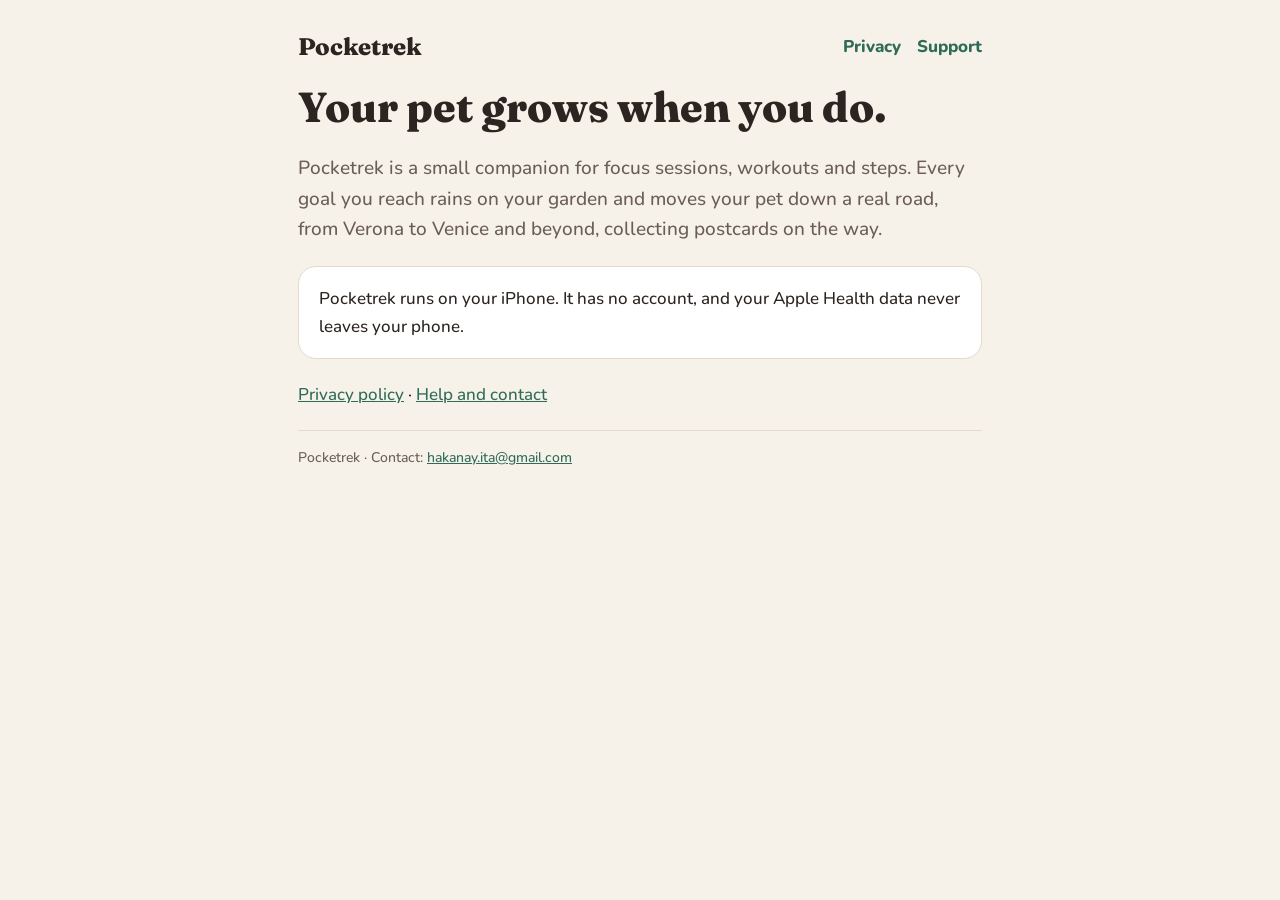
<file: index.html>
<!doctype html><html lang="en"><head><meta charset="utf-8"><meta name="viewport" content="width=device-width,initial-scale=1,viewport-fit=cover">
<link rel="preconnect" href="https://fonts.googleapis.com"><link rel="stylesheet" href="https://fonts.googleapis.com/css2?family=Fraunces:opsz,wght@9..144,800&family=Nunito:wght@500;700;800&display=swap"><link rel="stylesheet" href="style.css"><title>Pocketrek</title><meta name="description" content="A pet that grows when you focus, work out and walk, and travels a real road with you."></head><body><main class="wrap">
<header><a class="brand" href="index.html">Pocketrek</a><nav><a href="privacy.html">Privacy</a><a href="support.html">Support</a></nav></header>
<h1>Your pet grows when you do.</h1>
<p class="lead">Pocketrek is a small companion for focus sessions, workouts and steps. Every goal you reach rains on your garden and moves your pet down a real road, from Verona to Venice and beyond, collecting postcards on the way.</p>
<div class="card"><p>Pocketrek runs on your iPhone. It has no account, and your Apple Health data never leaves your phone.</p></div>
<p><a href="privacy.html">Privacy policy</a> · <a href="support.html">Help and contact</a></p>
<footer class="small">Pocketrek · Contact: <a href="mailto:hakanay.ita@gmail.com">hakanay.ita@gmail.com</a></footer></main></body></html>
</file>
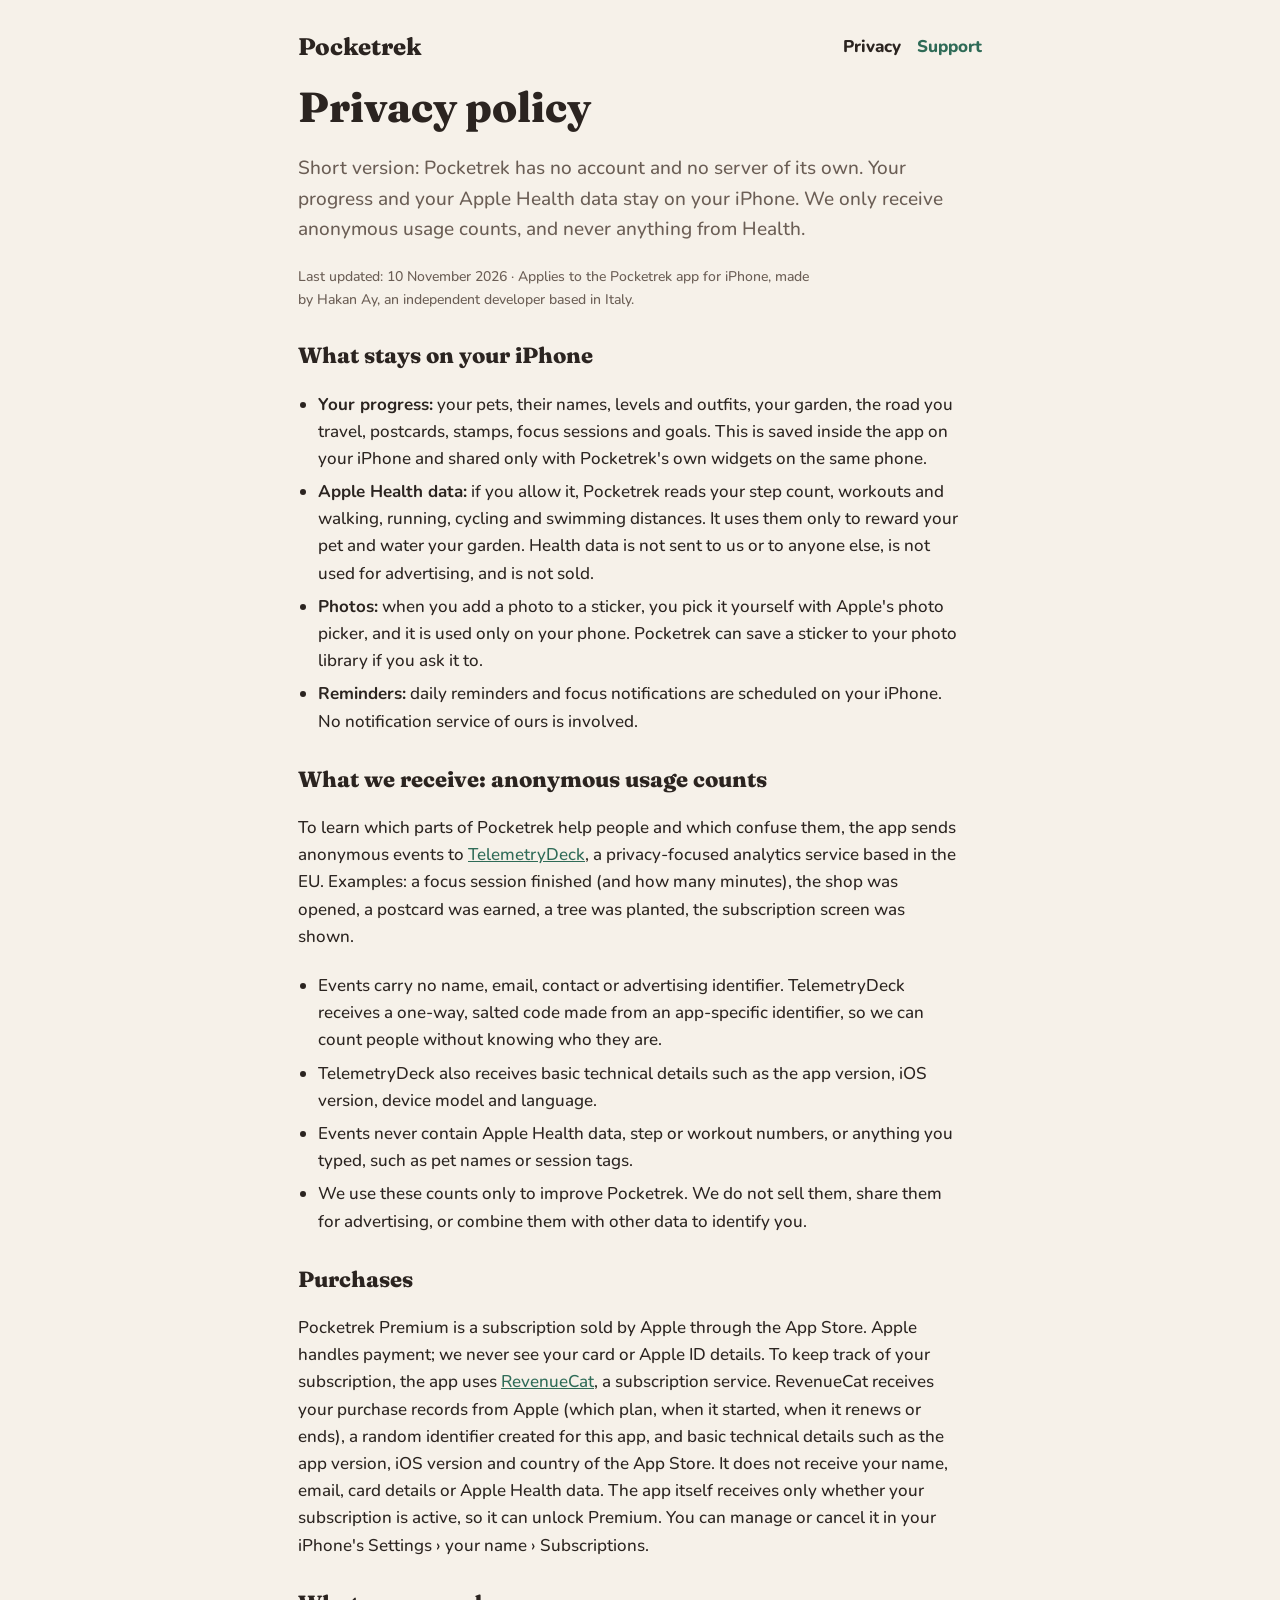
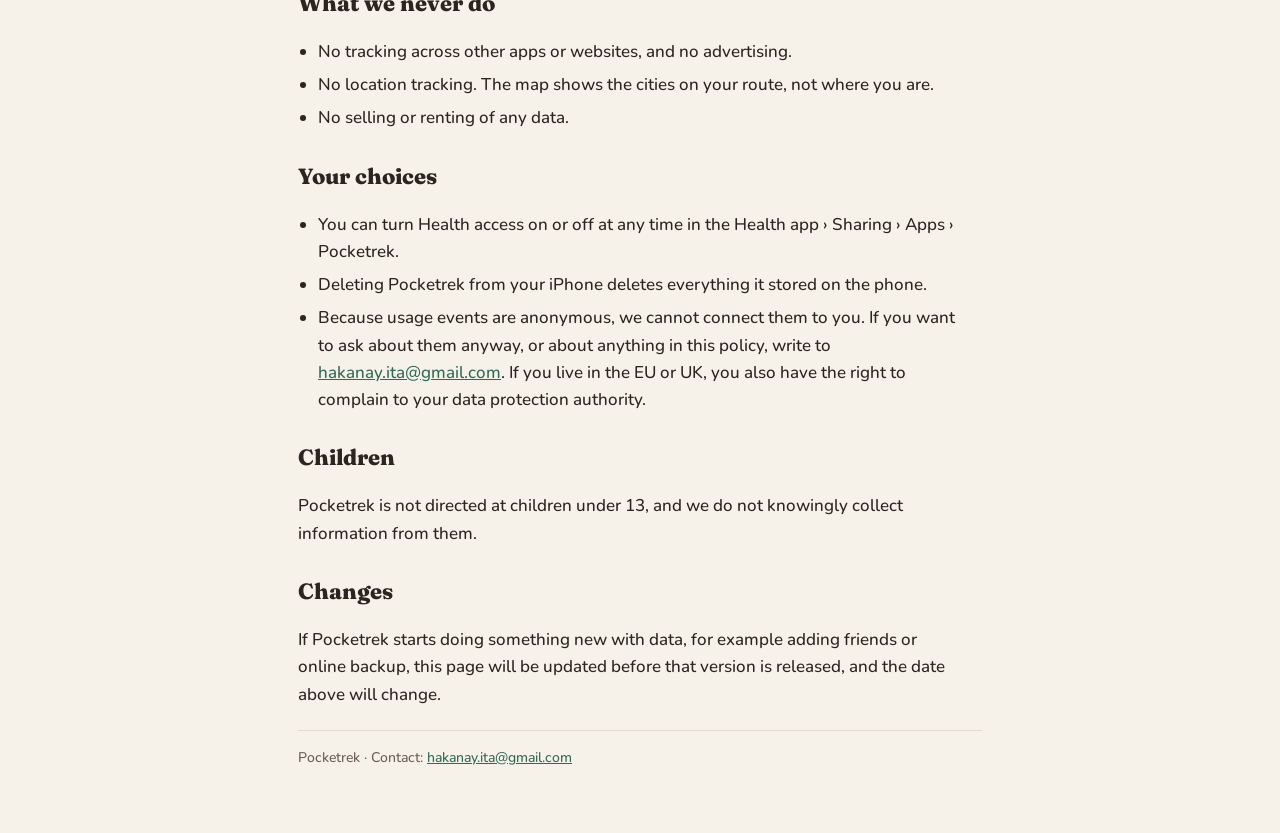
<file: privacy.html>
<!doctype html><html lang="en"><head><meta charset="utf-8"><meta name="viewport" content="width=device-width,initial-scale=1,viewport-fit=cover">
<link rel="preconnect" href="https://fonts.googleapis.com"><link rel="stylesheet" href="https://fonts.googleapis.com/css2?family=Fraunces:opsz,wght@9..144,800&family=Nunito:wght@500;700;800&display=swap"><link rel="stylesheet" href="style.css"><title>Pocketrek Privacy Policy</title><meta name="description" content="What Pocketrek stores, what it sends, and what it never does."></head><body><main class="wrap">
<header><a class="brand" href="index.html">Pocketrek</a><nav><a href="privacy.html" aria-current="page">Privacy</a><a href="support.html">Support</a></nav></header>
<h1>Privacy policy</h1>
<p class="lead">Short version: Pocketrek has no account and no server of its own. Your progress and your Apple Health data stay on your iPhone. We only receive anonymous usage counts, and never anything from Health.</p>
<p class="small">Last updated: 10 November 2026 · Applies to the Pocketrek app for iPhone, made by Hakan Ay, an independent developer based in Italy.</p>

<h2>What stays on your iPhone</h2>
<ul>
<li><b>Your progress:</b> your pets, their names, levels and outfits, your garden, the road you travel, postcards, stamps, focus sessions and goals. This is saved inside the app on your iPhone and shared only with Pocketrek's own widgets on the same phone.</li>
<li><b>Apple Health data:</b> if you allow it, Pocketrek reads your step count, workouts and walking, running, cycling and swimming distances. It uses them only to reward your pet and water your garden. Health data is not sent to us or to anyone else, is not used for advertising, and is not sold.</li>
<li><b>Photos:</b> when you add a photo to a sticker, you pick it yourself with Apple's photo picker, and it is used only on your phone. Pocketrek can save a sticker to your photo library if you ask it to.</li>
<li><b>Reminders:</b> daily reminders and focus notifications are scheduled on your iPhone. No notification service of ours is involved.</li>
</ul>

<h2>What we receive: anonymous usage counts</h2>
<p>To learn which parts of Pocketrek help people and which confuse them, the app sends anonymous events to <a href="https://telemetrydeck.com/privacy/">TelemetryDeck</a>, a privacy-focused analytics service based in the EU. Examples: a focus session finished (and how many minutes), the shop was opened, a postcard was earned, a tree was planted, the subscription screen was shown.</p>
<ul>
<li>Events carry no name, email, contact or advertising identifier. TelemetryDeck receives a one-way, salted code made from an app-specific identifier, so we can count people without knowing who they are.</li>
<li>TelemetryDeck also receives basic technical details such as the app version, iOS version, device model and language.</li>
<li>Events never contain Apple Health data, step or workout numbers, or anything you typed, such as pet names or session tags.</li>
<li>We use these counts only to improve Pocketrek. We do not sell them, share them for advertising, or combine them with other data to identify you.</li>
</ul>

<h2>Purchases</h2>
<p>Pocketrek Premium is a subscription sold by Apple through the App Store. Apple handles payment; we never see your card or Apple ID details. To keep track of your subscription, the app uses <a href="https://www.revenuecat.com/privacy">RevenueCat</a>, a subscription service. RevenueCat receives your purchase records from Apple (which plan, when it started, when it renews or ends), a random identifier created for this app, and basic technical details such as the app version, iOS version and country of the App Store. It does not receive your name, email, card details or Apple Health data. The app itself receives only whether your subscription is active, so it can unlock Premium. You can manage or cancel it in your iPhone's Settings › your name › Subscriptions.</p>

<h2>What we never do</h2>
<ul>
<li>No tracking across other apps or websites, and no advertising.</li>
<li>No location tracking. The map shows the cities on your route, not where you are.</li>
<li>No selling or renting of any data.</li>
</ul>

<h2>Your choices</h2>
<ul>
<li>You can turn Health access on or off at any time in the Health app › Sharing › Apps › Pocketrek.</li>
<li>Deleting Pocketrek from your iPhone deletes everything it stored on the phone.</li>
<li>Because usage events are anonymous, we cannot connect them to you. If you want to ask about them anyway, or about anything in this policy, write to <a href="mailto:hakanay.ita@gmail.com">hakanay.ita@gmail.com</a>. If you live in the EU or UK, you also have the right to complain to your data protection authority.</li>
</ul>

<h2>Children</h2>
<p>Pocketrek is not directed at children under 13, and we do not knowingly collect information from them.</p>

<h2>Changes</h2>
<p>If Pocketrek starts doing something new with data, for example adding friends or online backup, this page will be updated before that version is released, and the date above will change.</p>
<footer class="small">Pocketrek · Contact: <a href="mailto:hakanay.ita@gmail.com">hakanay.ita@gmail.com</a></footer></main></body></html>
</file>
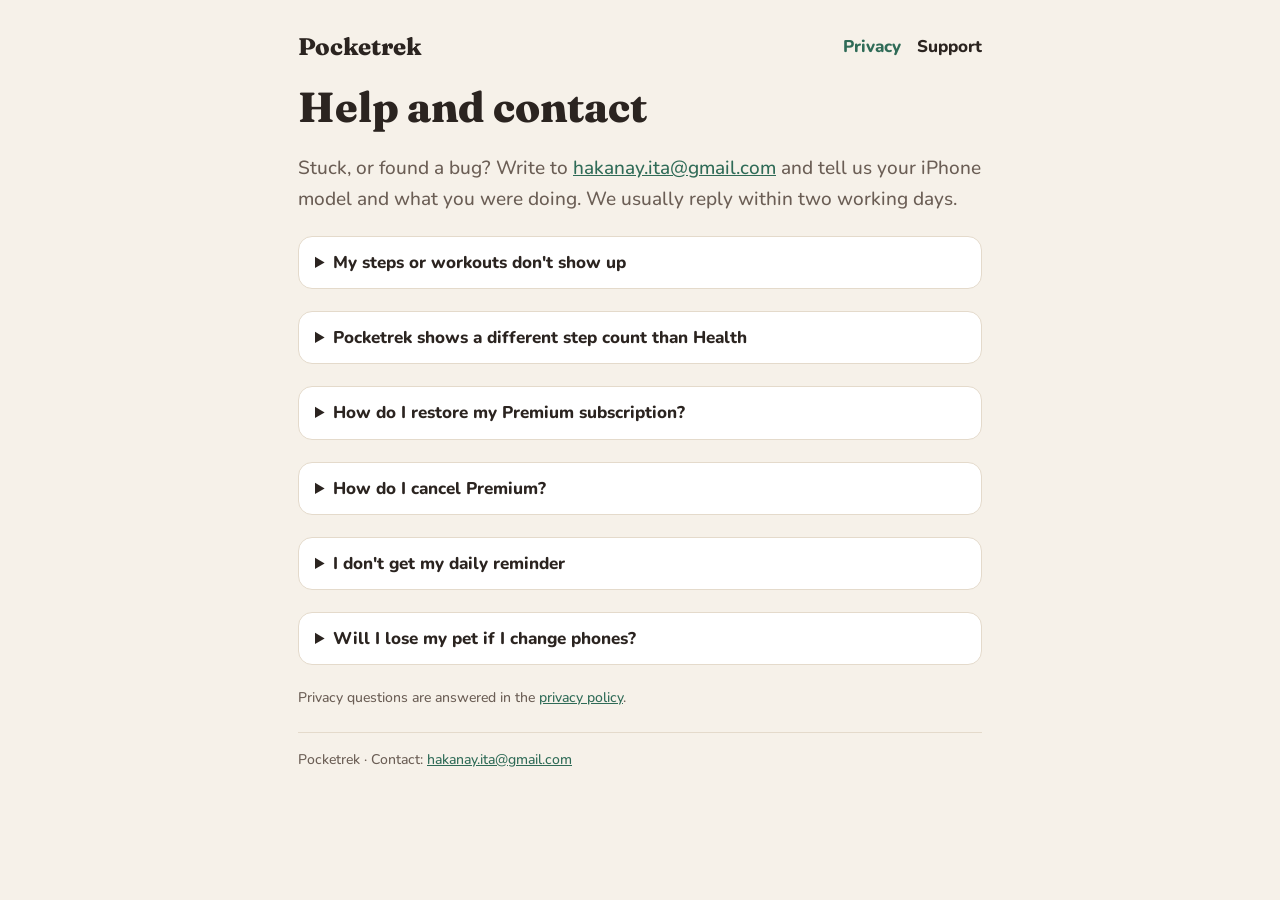
<file: support.html>
<!doctype html><html lang="en"><head><meta charset="utf-8"><meta name="viewport" content="width=device-width,initial-scale=1,viewport-fit=cover">
<link rel="preconnect" href="https://fonts.googleapis.com"><link rel="stylesheet" href="https://fonts.googleapis.com/css2?family=Fraunces:opsz,wght@9..144,800&family=Nunito:wght@500;700;800&display=swap"><link rel="stylesheet" href="style.css"><title>Pocketrek Support</title><meta name="description" content="Help with Pocketrek: steps, workouts, subscriptions and reminders."></head><body><main class="wrap">
<header><a class="brand" href="index.html">Pocketrek</a><nav><a href="privacy.html">Privacy</a><a href="support.html" aria-current="page">Support</a></nav></header>
<h1>Help and contact</h1>
<p class="lead">Stuck, or found a bug? Write to <a href="mailto:hakanay.ita@gmail.com">hakanay.ita@gmail.com</a> and tell us your iPhone model and what you were doing. We usually reply within two working days.</p>

<details><summary>My steps or workouts don't show up</summary>
<p>Open the Health app › Sharing › Apps › Pocketrek and make sure Steps, Workouts and the distances are turned on. If your steps come from another device or app, such as a watch or a fitness band, they appear once that device has synced them into Health; some bands sync only a few times a day, so the number can jump later.</p></details>

<details><summary>Pocketrek shows a different step count than Health</summary>
<p>Pocketrek reads the same daily total that the Health app shows. If the two differ for a moment, a device is probably still syncing; the numbers catch up together.</p></details>

<details><summary>How do I restore my Premium subscription?</summary>
<p>Open the Premium screen in Pocketrek and tap Restore purchases, while signed in with the same Apple ID you subscribed with.</p></details>

<details><summary>How do I cancel Premium?</summary>
<p>Subscriptions are managed by Apple: open Settings › your name › Subscriptions › Pocketrek. If you cancel during the free trial, you won't be charged. Items you bought with seeds stay yours.</p></details>

<details><summary>I don't get my daily reminder</summary>
<p>Check Settings › Notifications › Pocketrek, and that Focus modes aren't hiding it. In Pocketrek, the reminder card shows when the next reminder is due and why it may be skipped today.</p></details>

<details><summary>Will I lose my pet if I change phones?</summary>
<p>For now, Pocketrek keeps your progress on your iPhone only. Moving it to a new phone through an iPhone backup or Quick Start keeps it; deleting the app removes it.</p></details>

<p class="small">Privacy questions are answered in the <a href="privacy.html">privacy policy</a>.</p>
<footer class="small">Pocketrek · Contact: <a href="mailto:hakanay.ita@gmail.com">hakanay.ita@gmail.com</a></footer></main></body></html>
</file>
<file: style.css>
/* Pocketrek website: privacy, support. Plain static pages, cream paper like the app's postcards. */
:root{--paper:#F6F1E9;--card:#FFFFFF;--ink:#2B2420;--muted:#6B5E55;--accent:#2F6B57;--sun:#E9A93C;--line:#E4DACB;
--display:"Fraunces",Georgia,serif;--body:"Nunito",ui-rounded,system-ui,-apple-system,sans-serif;color-scheme:light}
@media (prefers-color-scheme:dark){:root{--paper:#17151F;--card:#221F2C;--ink:#F3EFE8;--muted:#B9B0A6;--accent:#7FC4A8;--sun:#F2C14E;--line:#36324A;color-scheme:dark}}
*{box-sizing:border-box}
body{margin:0;background:var(--paper);color:var(--ink);font:500 17px/1.6 var(--body)}
.wrap{max-width:720px;margin:0 auto;padding-block:32px 64px;padding-left:max(18px,env(safe-area-inset-left,0px));padding-right:max(18px,env(safe-area-inset-right,0px));display:flex;flex-direction:column;gap:22px}
header{display:flex;align-items:center;justify-content:space-between;gap:12px;flex-wrap:wrap}
.brand{font:800 24px var(--display);color:var(--ink);text-decoration:none}
nav{display:flex;gap:16px;font-weight:800}
nav a{color:var(--accent);text-decoration:none}
nav a[aria-current]{color:var(--ink)}
h1,h2{font-family:var(--display);font-weight:800;line-height:1.15;text-wrap:balance;margin:0}
h1{font-size:clamp(30px,6vw,42px)}
h2{font-size:22px;margin-top:10px}
p,ul{margin:0;max-width:66ch}
ul{padding-left:20px;display:flex;flex-direction:column;gap:6px}
a{color:var(--accent)}
.lead{font-size:19px;color:var(--muted)}
.card{background:var(--card);border:1px solid var(--line);border-radius:18px;padding:18px 20px;display:flex;flex-direction:column;gap:10px}
.small{font-size:14px;color:var(--muted)}
details{background:var(--card);border:1px solid var(--line);border-radius:14px;padding:12px 16px}
summary{font-weight:800;cursor:pointer}
details p{margin-top:8px}
footer{border-top:1px solid var(--line);padding-top:16px}
:focus-visible{outline:3px solid var(--sun);outline-offset:2px}
</file>
